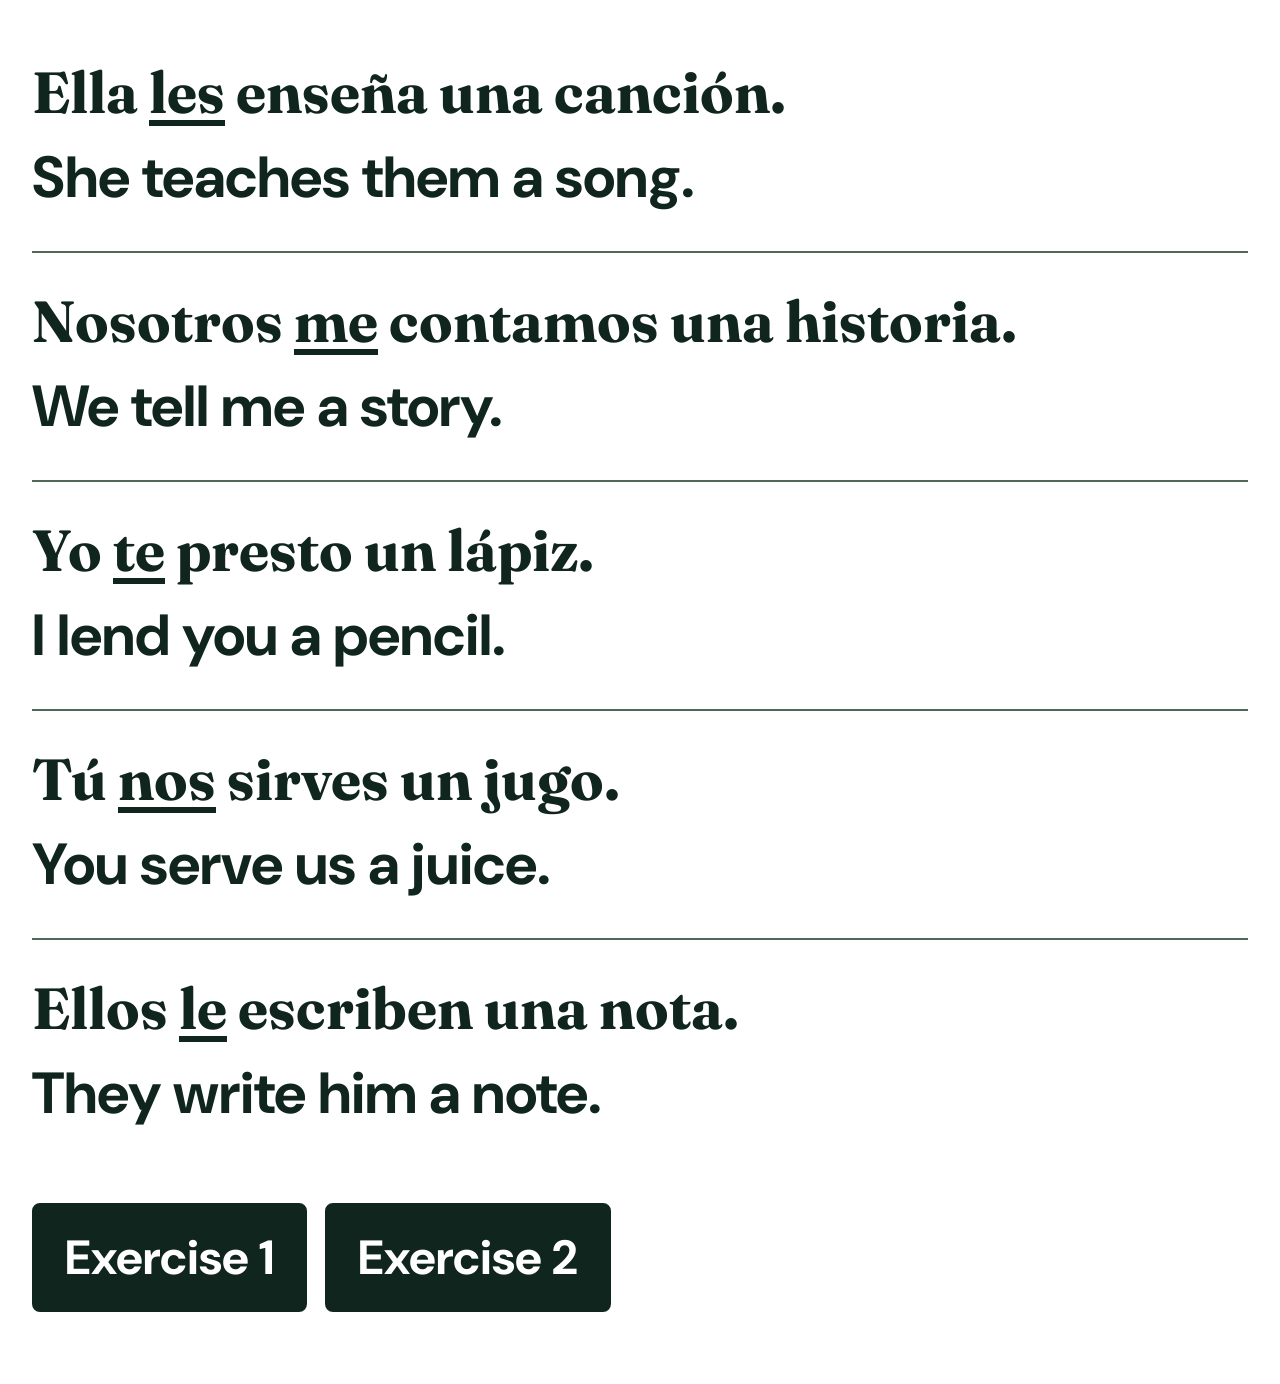
<file: index.html>
<!doctype html>
<html lang="en">
<head>
  <meta charset="utf-8">
  <meta name="viewport" content="width=device-width, initial-scale=1">
  <meta name="theme-color" content="#f8f4ec">
  <meta name="description" content="Five Spanish sentences demonstrating indirect object pronouns, with English translations.">
  <title>Spanish indirect object pronouns</title>
  <link rel="stylesheet" href="styles.css">
  <script src="sentences.js" defer></script>
  <script src="index.js" defer></script>
</head>
<body>
  <main>
    <section class="sentence-list" aria-label="Five Spanish sentences with English translations"></section>
    <nav class="exercise-links" aria-label="Exercises"><a class="action-button" href="practice.html">Exercise 1</a><a class="action-button" href="exercise2.html">Exercise 2</a></nav>
  </main>
</body>
</html>
</file>
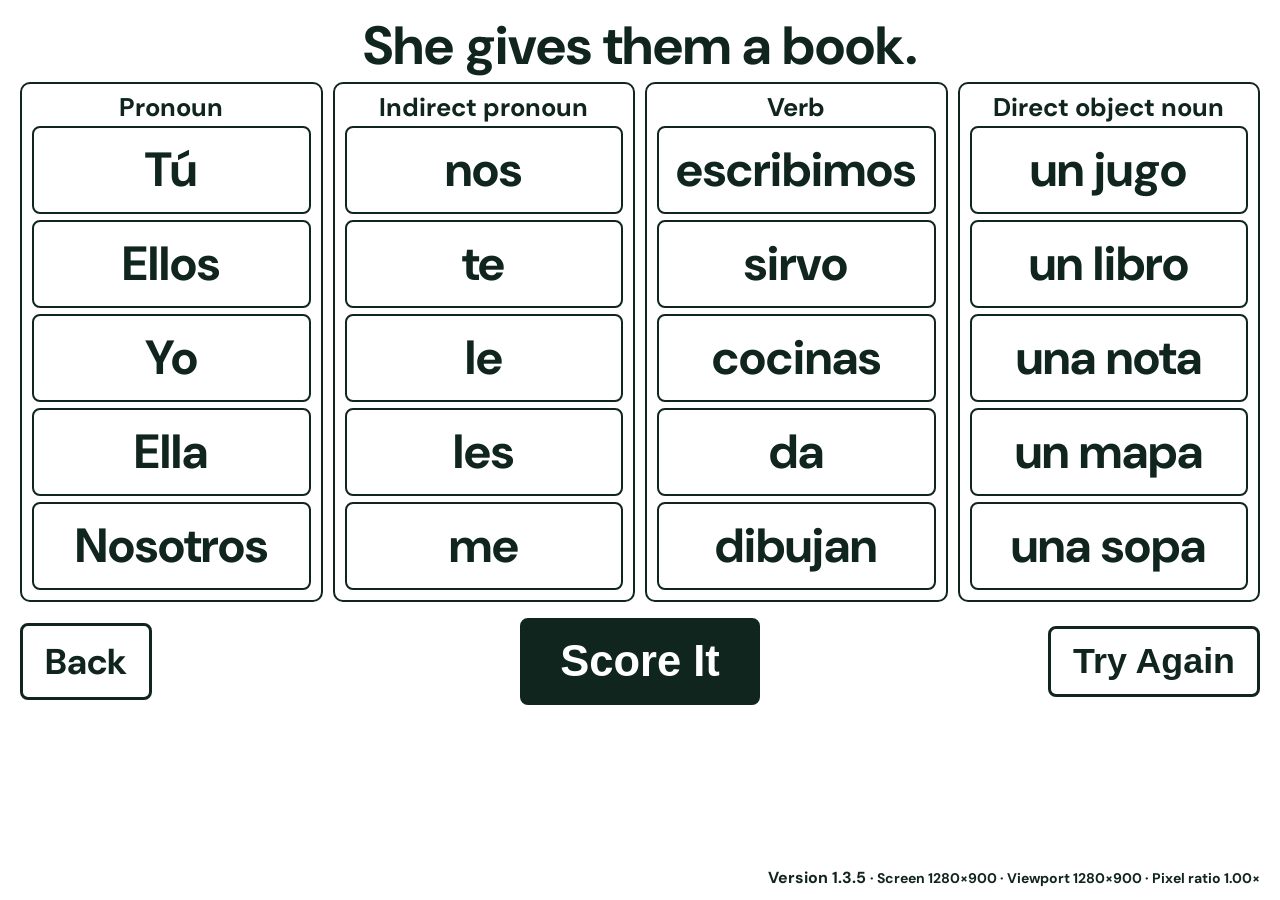
<file: exercise2.html>
<!doctype html>
<html lang="en">
<head>
  <meta charset="utf-8">
  <meta name="viewport" content="width=device-width, initial-scale=1">
  <meta name="theme-color" content="#f8f4ec">
  <title>Exercise 2 · Build Spanish sentences</title>
  <link rel="stylesheet" href="styles.css">
  <link rel="stylesheet" href="exercise2.css">
  <script src="sentences.js" defer></script>
  <script src="exercise2.js" defer></script>
</head>
<body>
  <main>
    <section id="sentences" class="exercise-sentences" aria-label="English sentence to translate"></section>
    <section class="word-bank" aria-label="Spanish word bank">
      <div class="word-column" data-column="subject"><h2>Pronoun</h2><div class="word-list"></div></div>
      <div class="word-column" data-column="indirect"><h2>Indirect pronoun</h2><div class="word-list"></div></div>
      <div class="word-column" data-column="verb"><h2>Verb</h2><div class="word-list"></div></div>
      <div class="word-column" data-column="object"><h2>Direct object noun</h2><div class="word-list"></div></div>
    </section>
    <div class="practice-actions"><a class="action-button secondary back-button" href="index.html">Back</a><button class="action-button" id="check" type="button">Score It</button><button class="action-button" id="next" type="button" hidden>Next Sentence</button><button class="action-button secondary reset-button" id="reset" type="button">Try Again</button></div>
    <output id="score" aria-live="polite"></output>
    <footer class="version">Version 1.3.5 <span id="display-info"></span></footer>
  </main>
</body>
</html>
</file>
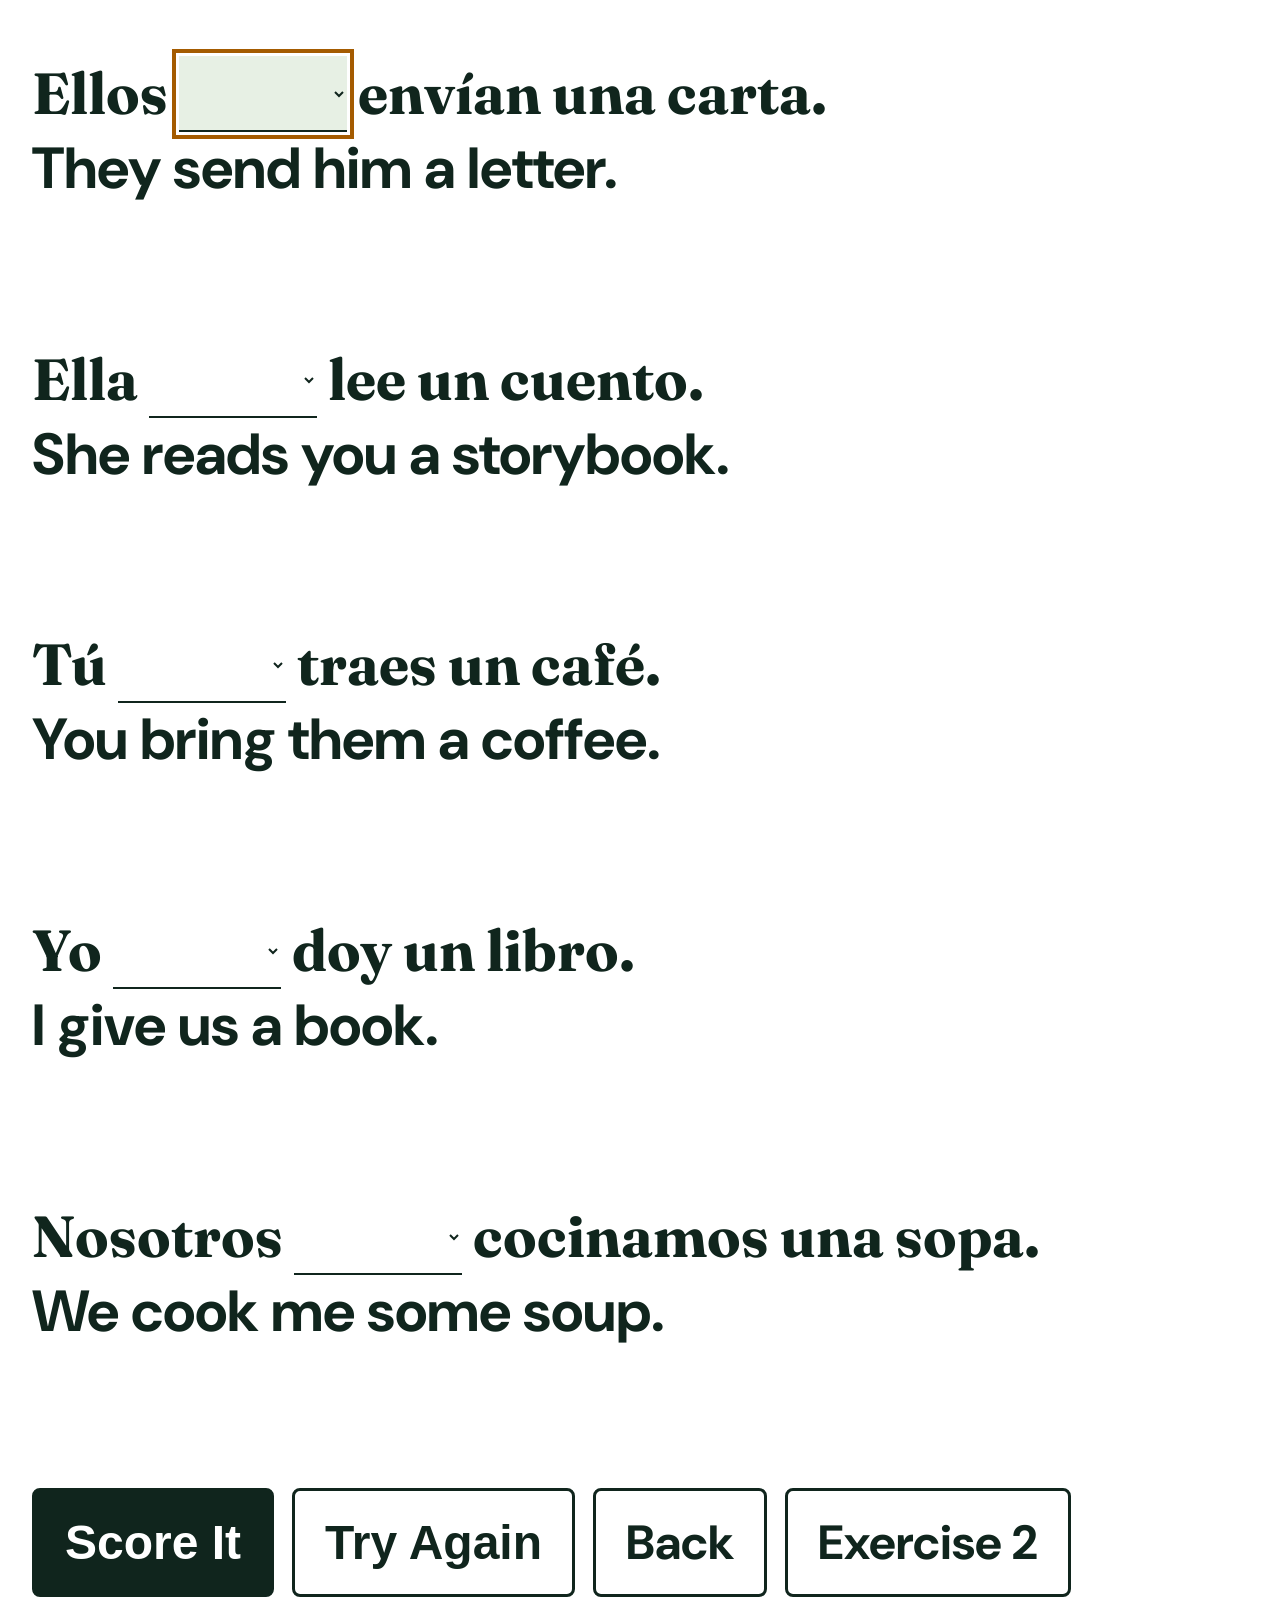
<file: practice.html>
<!doctype html>
<html lang="en">
<head>
  <meta charset="utf-8">
  <meta name="viewport" content="width=device-width, initial-scale=1">
  <meta name="theme-color" content="#f8f4ec">
  <meta name="description" content="Practice Spanish indirect object pronouns and receive a score.">
  <title>Indirect object pronoun practice</title>
  <link rel="stylesheet" href="styles.css">
  <link rel="stylesheet" href="practice.css">
  <script src="sentences.js" defer></script>
  <script src="practice.js" defer></script>
</head>
<body>
  <main>
    <form id="practice-form">
      <section class="sentence-list" id="questions" aria-label="Indirect object pronoun practice"></section>
      <div class="practice-actions"><button class="action-button" type="submit">Score It</button><button class="action-button secondary" id="new-set" type="button">Try Again</button><a class="action-button secondary" href="index.html">Back</a><a class="action-button secondary" href="exercise2.html">Exercise 2</a></div>
      <output id="score" aria-live="polite"></output>
    </form>
  </main>
</body>
</html>
</file>
<file: styles.css>
@import url('https://fonts.googleapis.com/css2?family=DM+Sans:wght@700&family=Fraunces:opsz,wght@9..144,600&display=swap');
:root{--cream:#fff;--green:#10251d;--line:#516858}*{box-sizing:border-box}body{margin:0;background:var(--cream);color:var(--green);font-family:"DM Sans",Arial,sans-serif;font-weight:700}main{width:100%;padding:24px 32px}.sentence-list{display:grid}article{padding:32px 0 38px;border-bottom:2px solid var(--line)}article:last-child{border-bottom:0}h1,p{font-size:clamp(42px,5vw,58px);line-height:1.25;font-weight:700}h1{margin:0 0 12px;font-family:Fraunces,Georgia,serif}p{margin:0}mark{padding:0;background:transparent;color:var(--green);text-decoration:underline;text-decoration-thickness:.1em;text-underline-offset:.12em}@media(max-width:650px){main{padding:12px 16px}article{padding:26px 0 30px}h1,p{font-size:clamp(37px,9vw,50px)}}
.action-button{display:inline-block;margin:36px 0 48px;padding:20px 30px;border:3px solid var(--green);border-radius:8px;background:var(--green);color:var(--cream);font-size:clamp(34px,4vw,48px);font-weight:700;text-decoration:none}.action-button:hover,.action-button:focus-visible{background:var(--cream);color:var(--green)}
.exercise-links{display:flex;flex-wrap:wrap;gap:18px}
:focus-visible{outline:4px solid #a45b00;outline-offset:3px}
</file>
<file: exercise2.css>
main{height:100dvh;display:flex;flex-direction:column;padding:12px 20px}
.exercise-sentences{padding:8px 0 0;text-align:center}
.exercise-sentences h2{margin:0;font-family:"DM Sans",Arial,sans-serif;font-size:clamp(32px,4.2vw,56px);font-weight:700;line-height:1}
.exercise-sentences h2.correct{color:#17603a}
.exercise-sentences h2.incorrect{color:#922219}
.feedback{display:block;min-height:1.4em;margin-top:6px;font-family:"DM Sans",Arial,sans-serif;font-size:clamp(32px,4.2vw,56px);font-weight:700;line-height:1.1;white-space:pre-line}
.feedback.correct{color:#17603a}
.feedback.incorrect{color:#922219}
.feedback.prompt{font-size:clamp(18px,2vw,24px)}
.feedback:empty{display:none}
.word-bank{display:grid;grid-template-columns:repeat(4,minmax(0,1fr));gap:10px;flex:1;min-height:0;max-height:520px;margin:8px 0}
.word-column{display:flex;flex-direction:column;min-width:0;padding:10px;border:2px solid var(--green);border-radius:10px}
.word-column h2{min-height:1.1em;margin:0 0 4px;font-size:clamp(18px,2vw,26px);line-height:1.1;text-align:center}
.word-list{display:grid;grid-template-rows:repeat(5,minmax(0,1fr));gap:6px;flex:1;min-height:0}
.word{width:100%;height:100%;min-height:0;padding:2px 4px;border:2px solid var(--green);border-radius:8px;background:var(--cream);color:var(--green);font-family:inherit;font-size:clamp(28px,3.8vw,48px);font-weight:700;line-height:1.05;text-align:center;overflow-wrap:anywhere;cursor:pointer}
.word:hover,.word:focus-visible{background:#dbe8d9}
.word.selected{background:#dbe8d9;outline:4px solid #a45b00;outline-offset:0}
.word.answer{background:#e1f1e5;border-color:#17603a;outline:4px solid #17603a;outline-offset:0}
.word.incorrect{background:#fff0ec;border-color:#922219;outline-color:#922219}
.practice-actions{display:grid;grid-template-columns:1fr auto 1fr;align-items:center;gap:8px;margin-top:8px}
.practice-actions .action-button{margin:0;padding:12px 22px;font-size:clamp(26px,2.8vw,36px);cursor:pointer}
.practice-actions .secondary{background:transparent;color:var(--green)}
.back-button{grid-column:1;justify-self:start}
#check,#next{grid-column:2;grid-row:1;justify-self:center}
#check{min-width:240px;padding:16px 30px;font-size:clamp(32px,3.4vw,44px)}
.reset-button{grid-column:3;justify-self:end}
#score{display:block;min-height:1.4em;margin-top:5px;font-size:clamp(20px,2.4vw,28px)}
#score:empty{display:none}
.version{margin-top:auto;font-size:16px;text-align:right}
#display-info{font-size:14px}
[hidden]{display:none!important}
@media(max-width:650px){main{padding:8px}.exercise-sentences{padding:6px 0 0}.exercise-sentences h2,.feedback{font-size:clamp(20px,5.4vw,31px)}.word-bank{gap:4px;max-height:470px;margin:6px 0}.word-column{padding:4px}.word-column h2{min-height:3em;margin-bottom:2px;font-size:clamp(12px,3.2vw,18px)}.word-list{gap:4px}.word{font-size:clamp(18px,4.8vw,27px);padding:1px;line-height:1}.practice-actions .action-button{font-size:20px;padding:8px 10px}#check{min-width:130px;padding:12px;font-size:24px}.version{font-size:13px}}
html[data-display="compact"] main{padding-top:6px;padding-bottom:6px}
html[data-display="compact"] .exercise-sentences{padding-top:2px}
html[data-display="compact"] .word-bank{margin:4px 0}
html[data-display="compact"] .word-column{padding:6px}
html[data-display="compact"] .word-column h2{min-height:1.1em;margin-bottom:2px}
html[data-display="compact"] .word-list{gap:4px}
html[data-display="compact"] .word{font-size:clamp(22px,3vw,36px)}
html[data-display="compact"] .practice-actions{margin-top:4px}
html[data-display="tight"] main{padding:3px 8px}
html[data-display="tight"] .exercise-sentences{padding:0}
html[data-display="tight"] .exercise-sentences h2,html[data-display="tight"] .feedback{font-size:clamp(22px,3.8vw,40px)}
html[data-display="tight"] .word-bank{margin:2px 0;gap:4px}
html[data-display="tight"] .word-column{padding:3px}
html[data-display="tight"] .word-column h2{min-height:1.1em;margin-bottom:1px;font-size:clamp(13px,1.7vw,20px)}
html[data-display="tight"] .word-list{gap:2px}
html[data-display="tight"] .word{font-size:clamp(18px,3vw,34px)}
html[data-display="tight"] .practice-actions .action-button{padding:5px 9px;font-size:18px}
html[data-display="tight"] #check{min-width:120px;padding:7px;font-size:22px}
html[data-display="tight"] #score{font-size:18px}
html[data-display="tight"] .version,html[data-display="tight"] #display-info{font-size:11px}
</file>
<file: practice.css>
article{border-bottom:0}label{display:block;font-family:Fraunces,Georgia,serif;font-size:clamp(42px,5vw,58px);line-height:1.25;font-weight:700}select{width:2.9em;margin:0;padding:0 .65em 0 .05em;border:0;border-bottom:2px solid var(--green);border-radius:0;background-color:transparent;color:var(--green);font:inherit;font-weight:700;outline:0;cursor:pointer}select:focus{background-color:#e7f0e4}select.incorrect{color:#a33b2b}.feedback{display:block;min-height:1.4em;margin-top:14px;font-size:clamp(28px,3vw,38px)}.feedback.incorrect{color:#a33b2b}.practice-actions{display:flex;flex-wrap:wrap;gap:18px}.practice-actions .action-button{cursor:pointer}.secondary{background:transparent;color:var(--green)}#score{display:block;margin:0 0 50px;font-size:clamp(42px,5vw,58px);font-weight:700}
</file>
